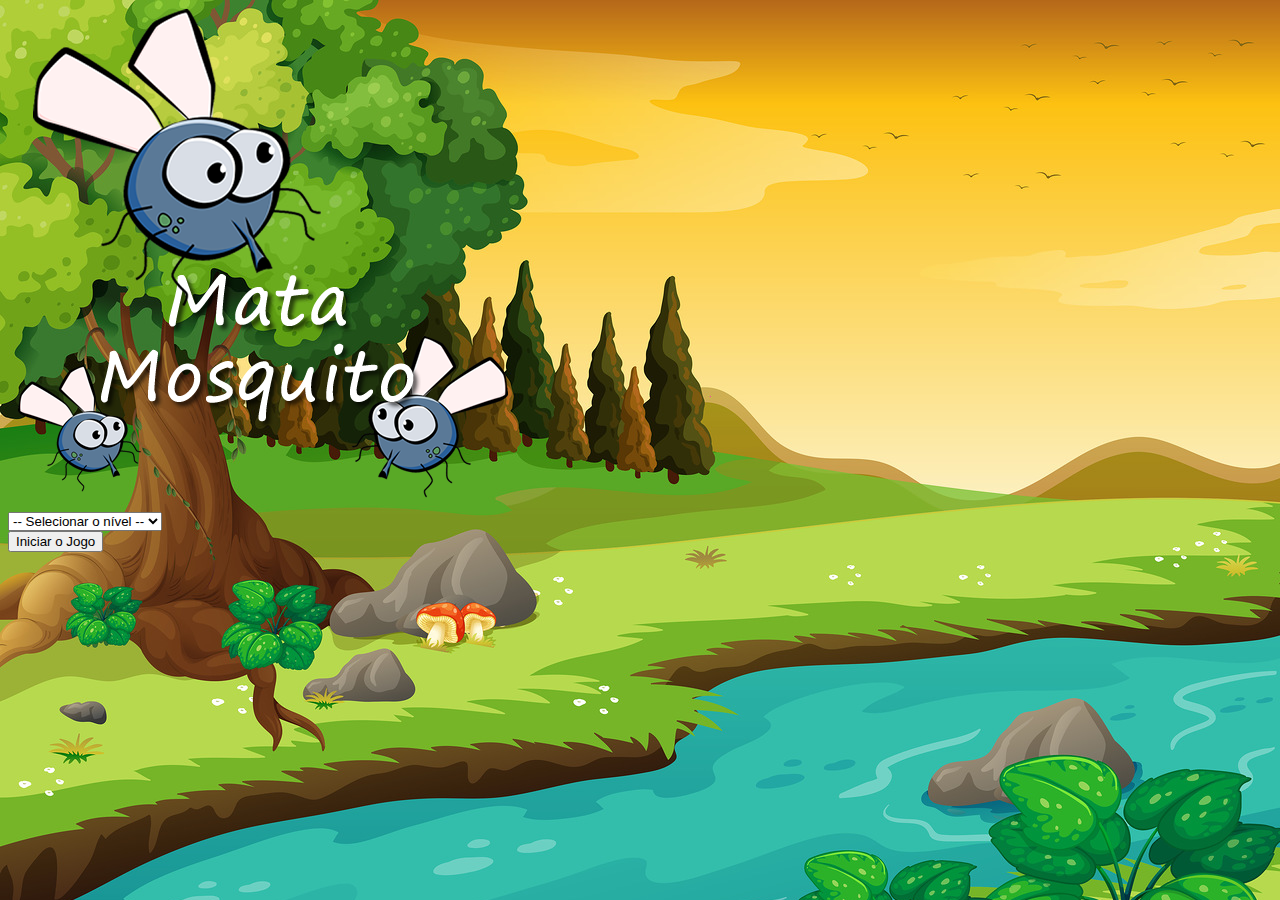
<file: index.html>
<!DOCTYPE html>
<html lang="en">
<head>
    <meta charset="UTF-8">
    <meta name="viewport" content="width=device-width, initial-scale=1.0">
    <link href="https://cdn.jsdelivr.net/npm/bootstrap@5.3.0/dist/css/bootstrap.min.css" rel="stylesheet" integrity="sha384-9ndCyUaIbzAi2FUVXJi0CjmCapSmO7SnpJef0486qhLnuZ2cdeRhO02iuK6FUUVM" crossorigin="anonymous">
    <link rel="stylesheet" href="style.css">
    <title>Game Over</title>

    <script>
        function iniciarJogo() {
            var nivel = document.getElementById('nivel').value

            if(nivel === '') {
                alert('Selecione um nível para começar o jogo')
                return false
            }
            window.location.href = "app.html?" + nivel
        }
    </script>
</head>
<body>
        <div class="container">
            <div class="row">
                <div class="col">
                    <div class="d-flex justify-content-center">
                    <img src="img/game.png" alt="fim de jogo">
                </div>
                </div>
            </div>

            <div class="row">
                <div class="col">
                    <div class="d-flex justify-content-center">
                        <div class="mb-2">
                        <select name="" class="form-control" id="nivel">
                            <option value="">-- Selecionar o nível --</option>
                            <option value="normal">Normal</option>
                            <option value="dificil">Díficil</option>
                            <option value="chucknorris">Chucknorris</option>
                        </select>
                        </div>
                    </div>
                </div>
            </div>

            <div class="row">
                <div class="col">
                    <div class="d-flex justify-content-center">
                    <button type="button" class="btn btn-danger btn-lg" onclick=" iniciarJogo()">Iniciar o Jogo</button>
                </div>
                </div>
            </div>
        </div>
</body>
</html>
</file>
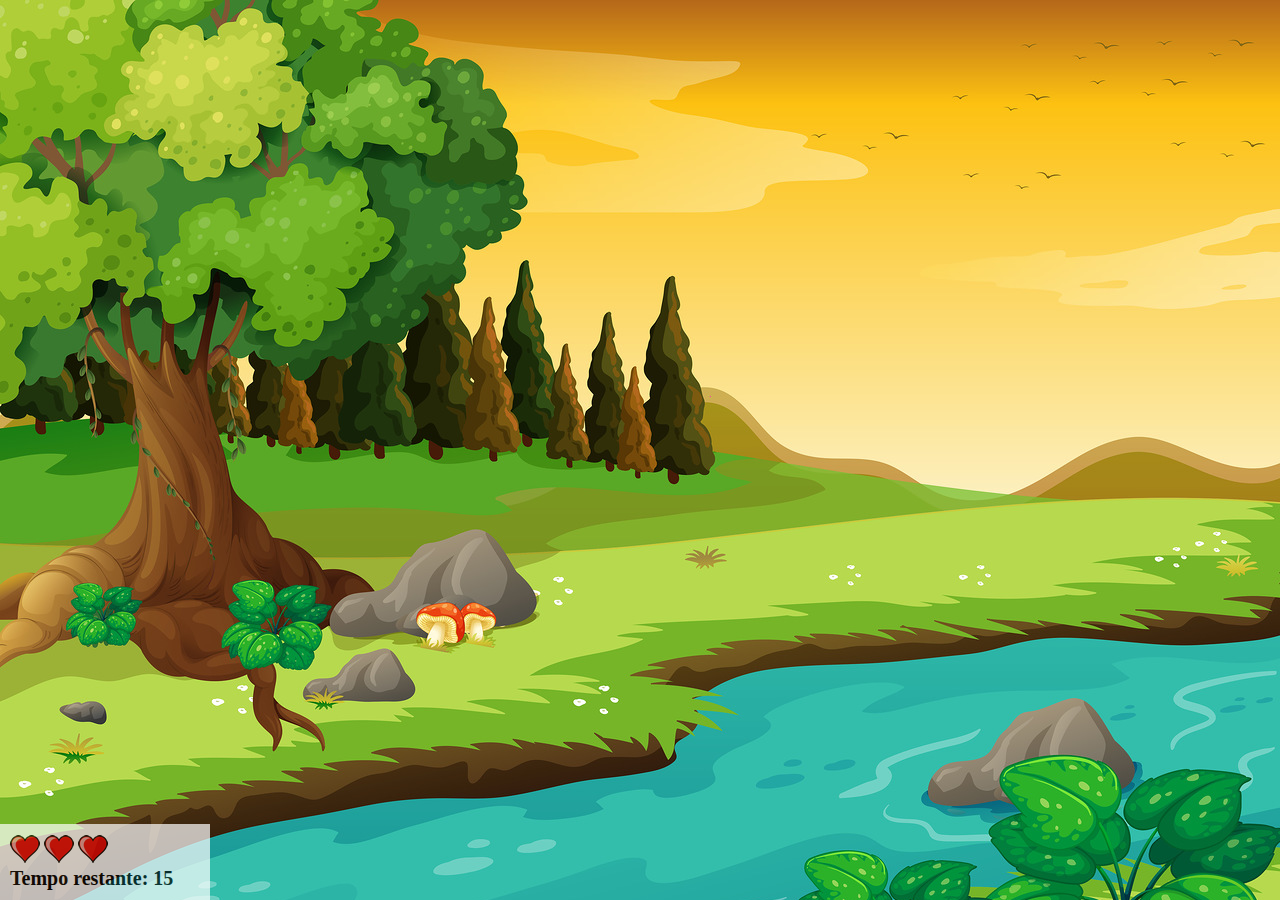
<file: app.html>
<!DOCTYPE html>
<html lang="en">
<head>
    <meta charset="UTF-8">
    <meta name="viewport" content="width=device-width, initial-scale=1.0">
    <link rel="stylesheet" href="style.css">
    
    <title>Mata Mosquito</title>



</head>
<body onresize="ajustaTamanhoPalcoJogo()">

    <div class="painel">
        <div class="vidas">
            <img id="v1" src="img/coracao_cheio.png" alt="vazio">
            <img id="v2" src="img/coracao_cheio.png" alt="vazio">
            <img id="v3" src="img/coracao_cheio.png" alt="vazio">
        </div>
        <div class="cronometro">
            Tempo restante: <span id="cronometro"></span>
        </div>
    </div>

    <script src="jogo.js"></script>
    <script>

        document.getElementById('cronometro').innerHTML = tempo

       var criarMosquito = setInterval(function(){
            posicaoRandomica()
        }, criaMosquitoTempo)
    </script>

    
    
    
</body>
</html>
</file>
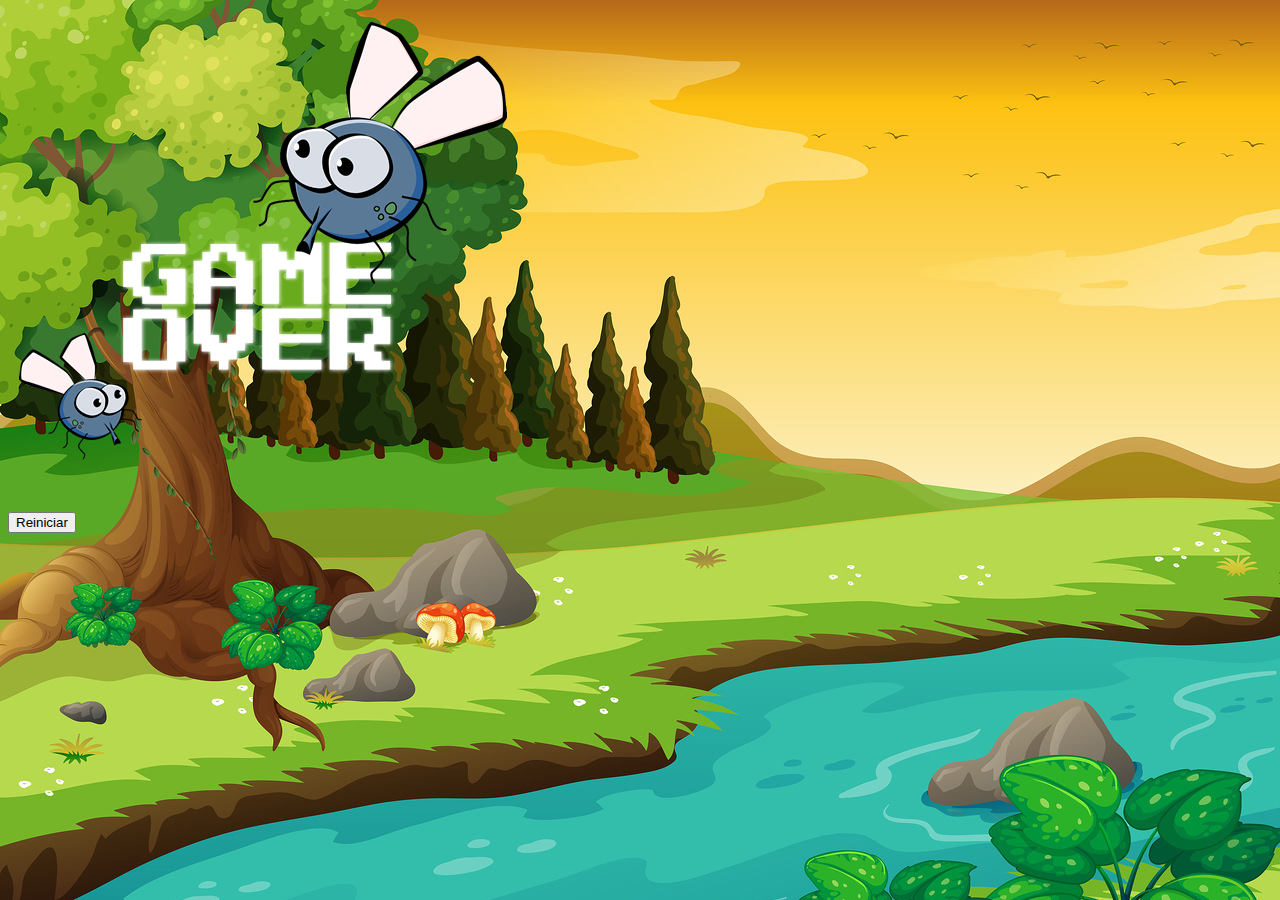
<file: fim_de_jogo.html>
<!DOCTYPE html>
<html lang="en">
<head>
    <meta charset="UTF-8">
    <meta name="viewport" content="width=device-width, initial-scale=1.0">
    <link href="https://cdn.jsdelivr.net/npm/bootstrap@5.3.0/dist/css/bootstrap.min.css" rel="stylesheet" integrity="sha384-9ndCyUaIbzAi2FUVXJi0CjmCapSmO7SnpJef0486qhLnuZ2cdeRhO02iuK6FUUVM" crossorigin="anonymous">
    <link rel="stylesheet" href="style.css">
    <title>Game Over</title>
</head>
<body>
        <div class="container">
            <div class="row">
                <div class="col">
                    <div class="d-flex justify-content-center">
                    <img src="img/game_over.png" alt="fim de jogo">
                </div>
                </div>
            </div>

            <div class="row">
                <div class="col">
                    <div class="d-flex justify-content-center">
                    <button type="button" class="btn btn-dark btn-lg" onclick="window.location.href = 'index.html' ">Reiniciar</button>
                </div>
                </div>
            </div>
        </div>
</body>
</html>
</file>
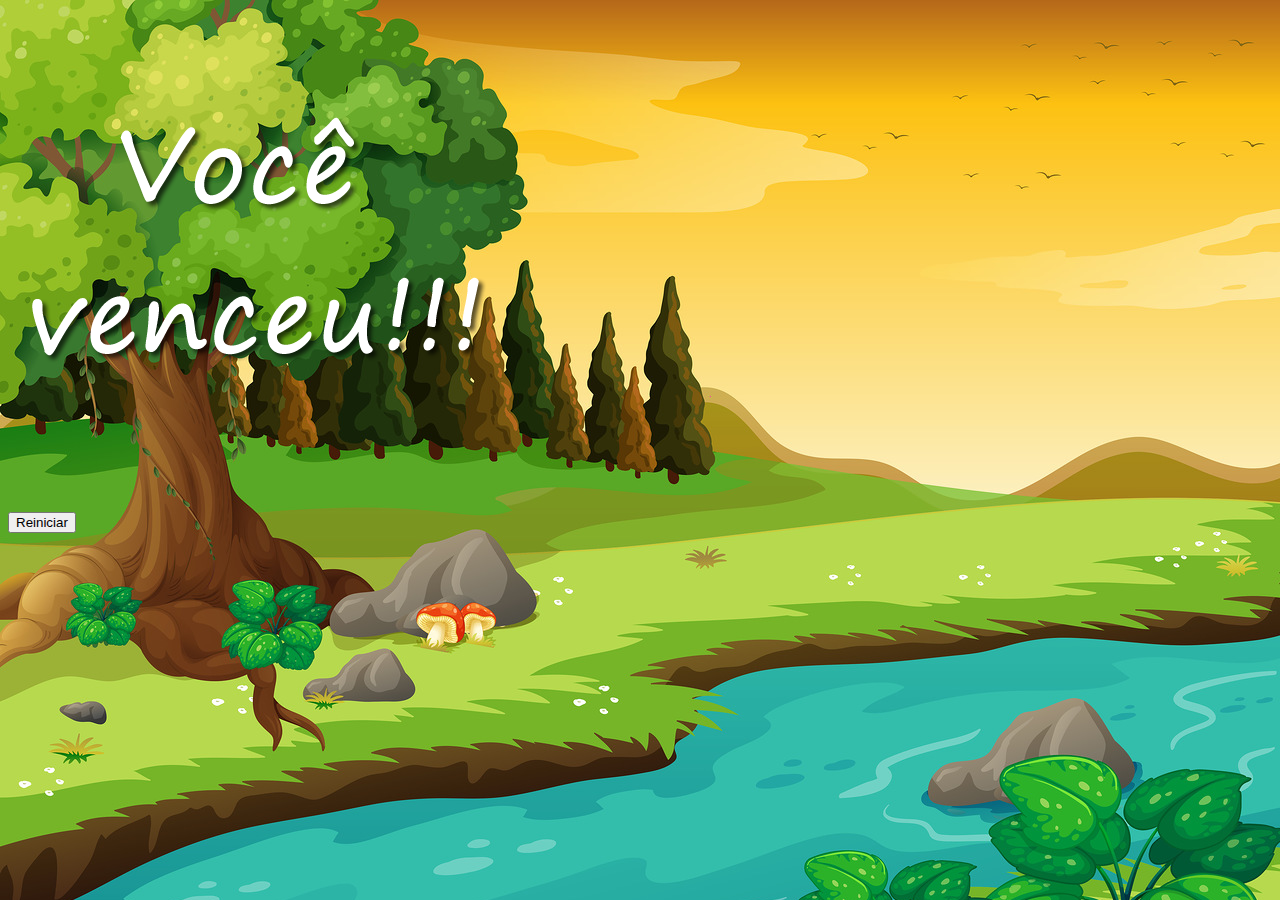
<file: vitoria.html>
<!DOCTYPE html>
<html lang="en">
<head>
    <meta charset="UTF-8">
    <meta name="viewport" content="width=device-width, initial-scale=1.0">
    <link href="https://cdn.jsdelivr.net/npm/bootstrap@5.3.0/dist/css/bootstrap.min.css" rel="stylesheet" integrity="sha384-9ndCyUaIbzAi2FUVXJi0CjmCapSmO7SnpJef0486qhLnuZ2cdeRhO02iuK6FUUVM" crossorigin="anonymous">
    <link rel="stylesheet" href="style.css">
    <title>Game Over</title>
</head>
<body>
        <div class="container">
            <div class="row">
                <div class="col">
                    <div class="d-flex justify-content-center">
                    <img src="img/vitoria.png" alt="fim de jogo">
                </div>
                </div>
            </div>

            <div class="row">
                <div class="col">
                    <div class="d-flex justify-content-center">
                    <button type="button" class="btn btn-dark btn-lg" onclick="window.location.href = 'index.html' ">Reiniciar</button>
                </div>
                </div>
            </div>
        </div>
</body>
</html>
</file>
<file: style.css>
html {
    cursor: url(img/mata_mosca.png) 30 30, auto;
}

body {
    background-image: url(img/bg.jpg);
    background-repeat: no-repeat;
    background-size: 100%;
}


.mosquito1 {
    width: 50px;
    height: 50px;
}

.mosquito2 {
    width: 70px;
    height: 70px;
}

.mosquito3 {
    width: 90px;
    height: 90px;
}

.ladoA {
    transform: scaleX(1);
}

.ladoB {
    transform: scaleX(-1);
}

.painel {
    position: absolute;
    width: 190px;
    padding: 10px;
    left: 0px;
    bottom: 0px;
    border-top: solid 1px #fff;
    background-color: #fff;
    opacity: 0.7;
}

.vidas {
    float: left;
}

.cronometro {
    float: left;
    font-size: 20px;
    font-weight: bold;
}
</file>
